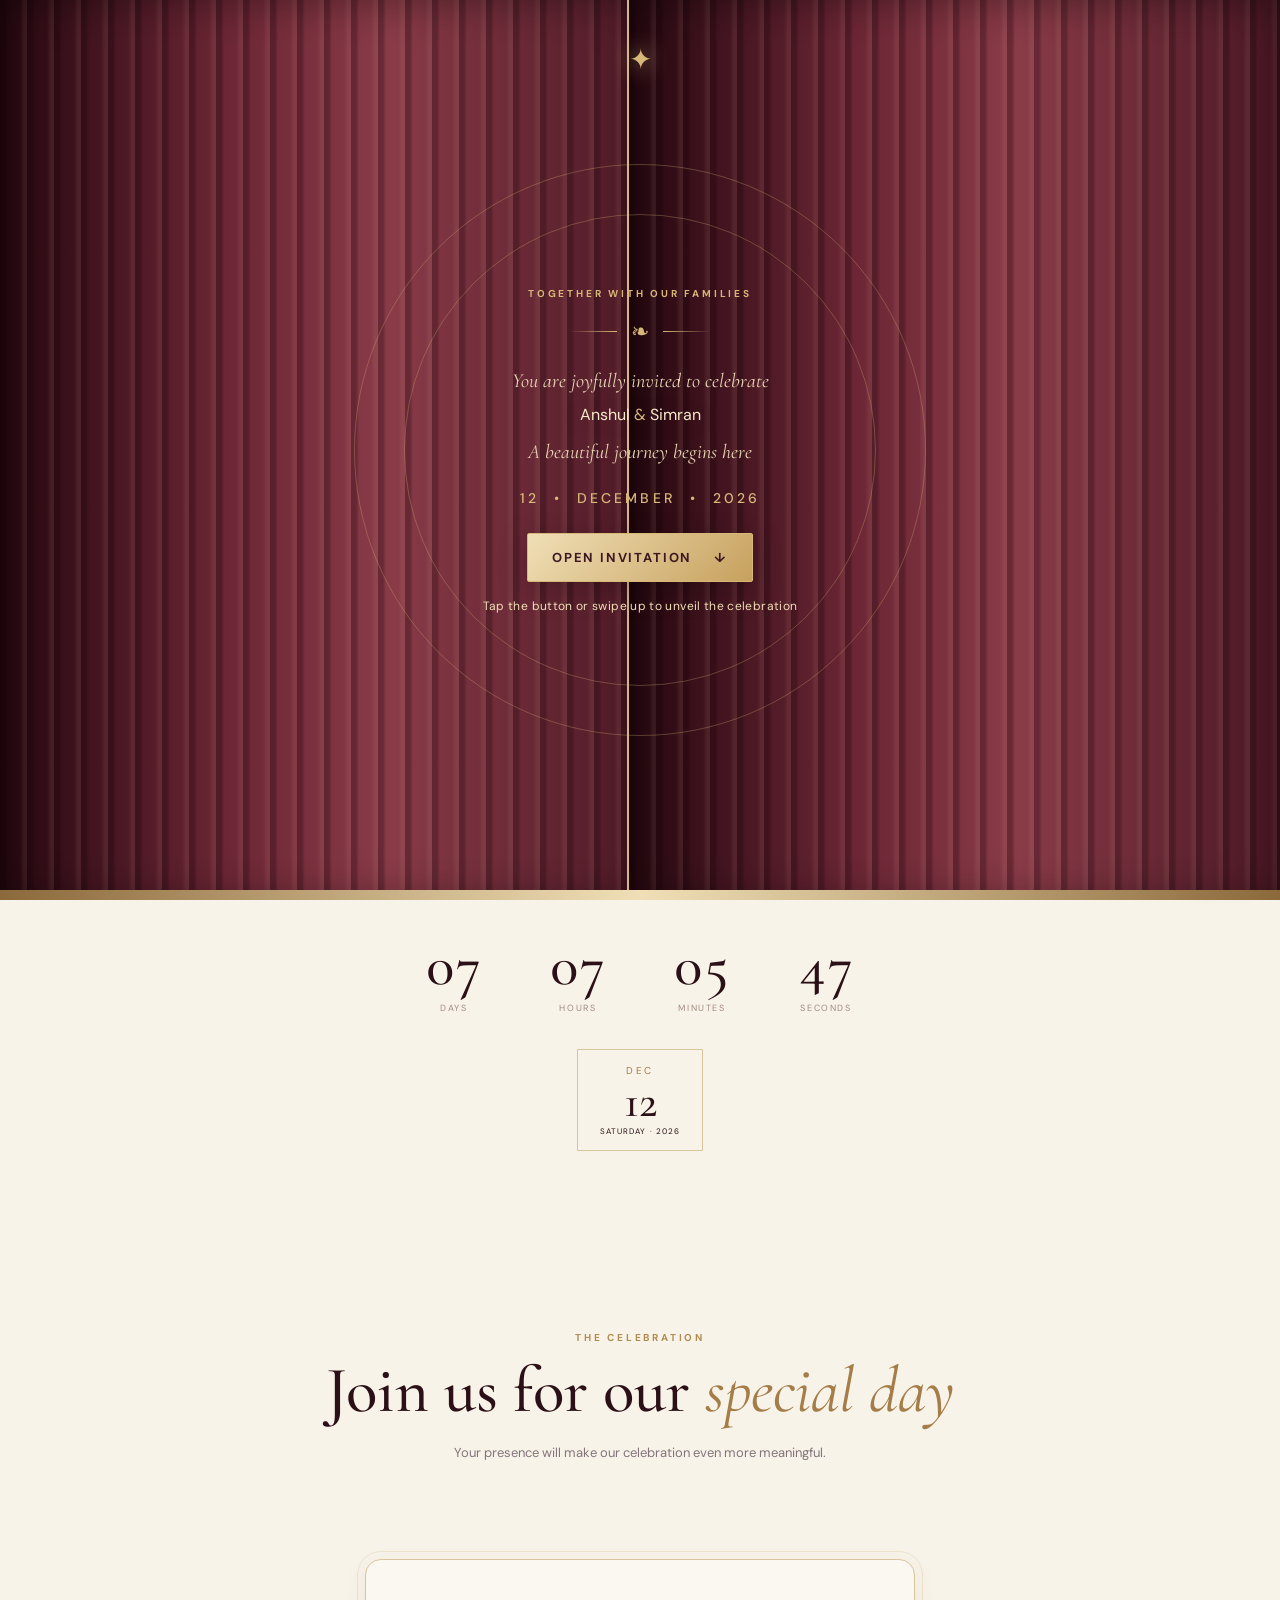
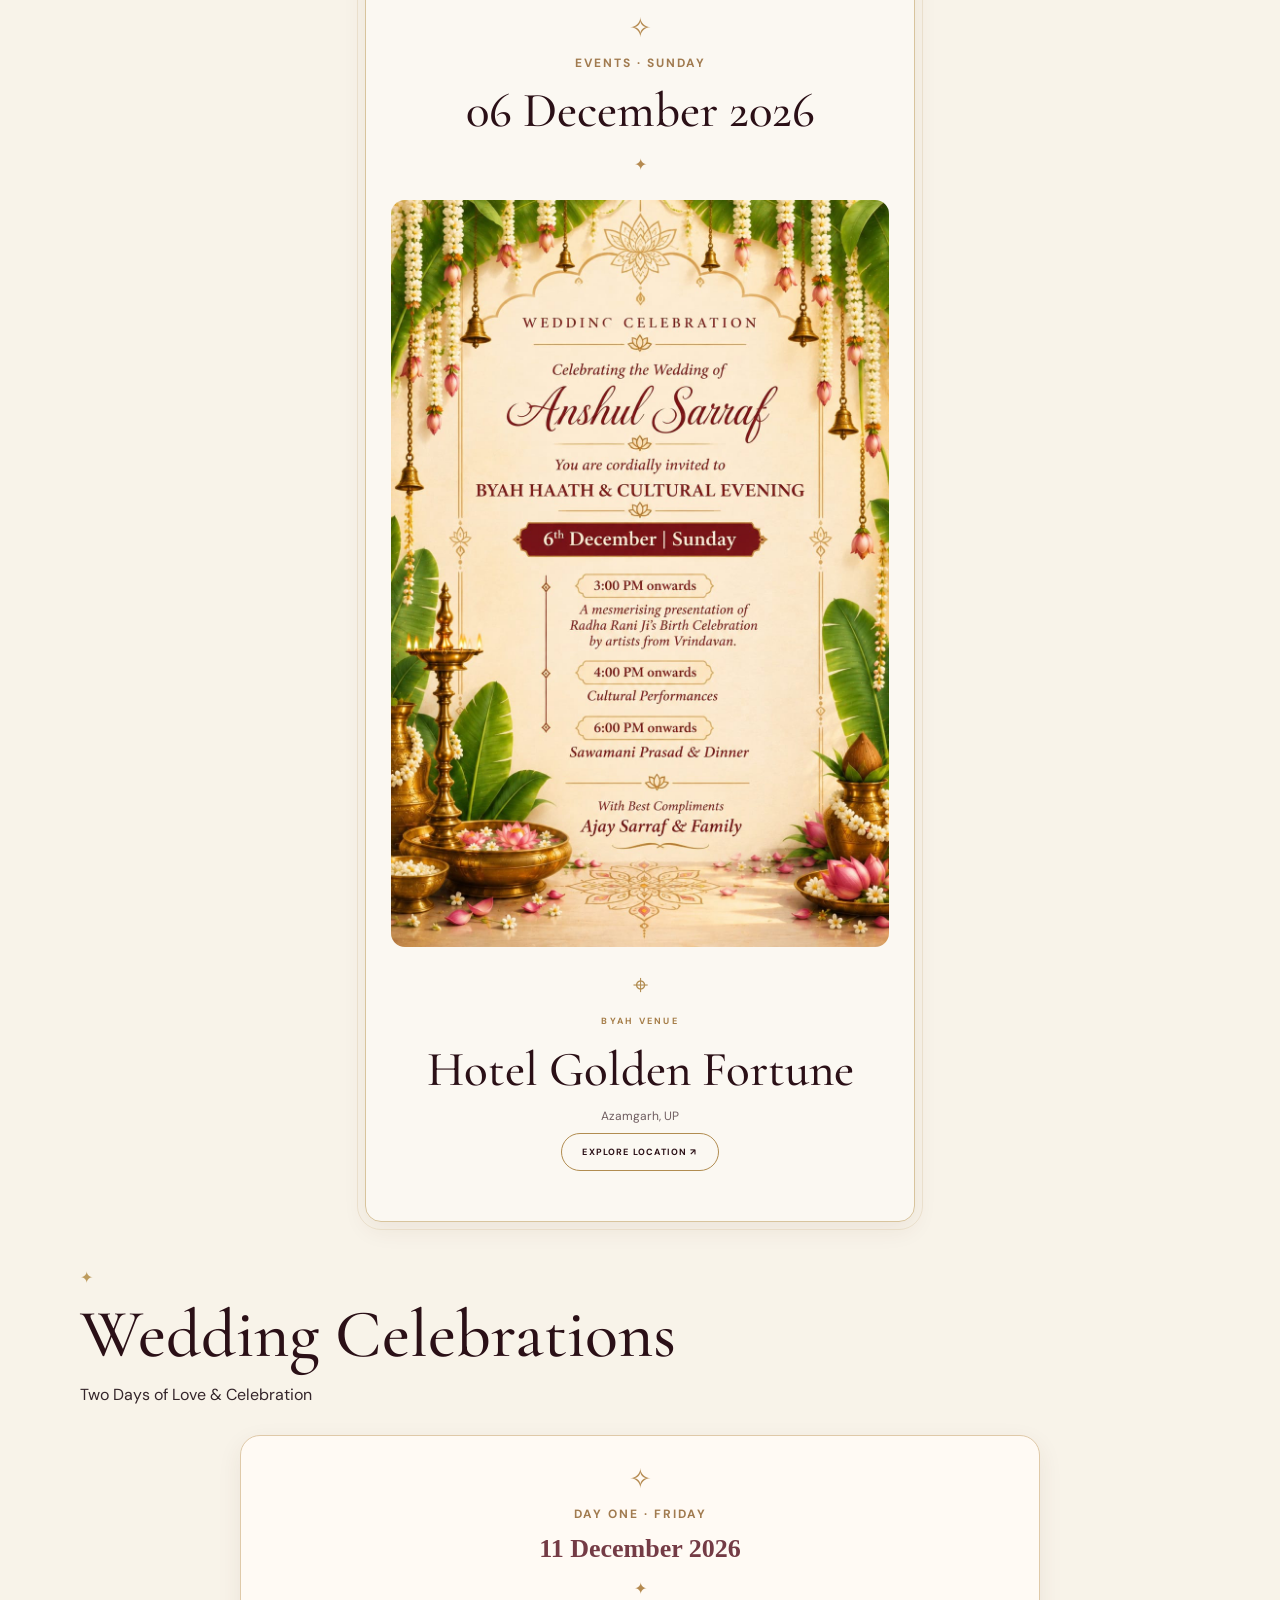
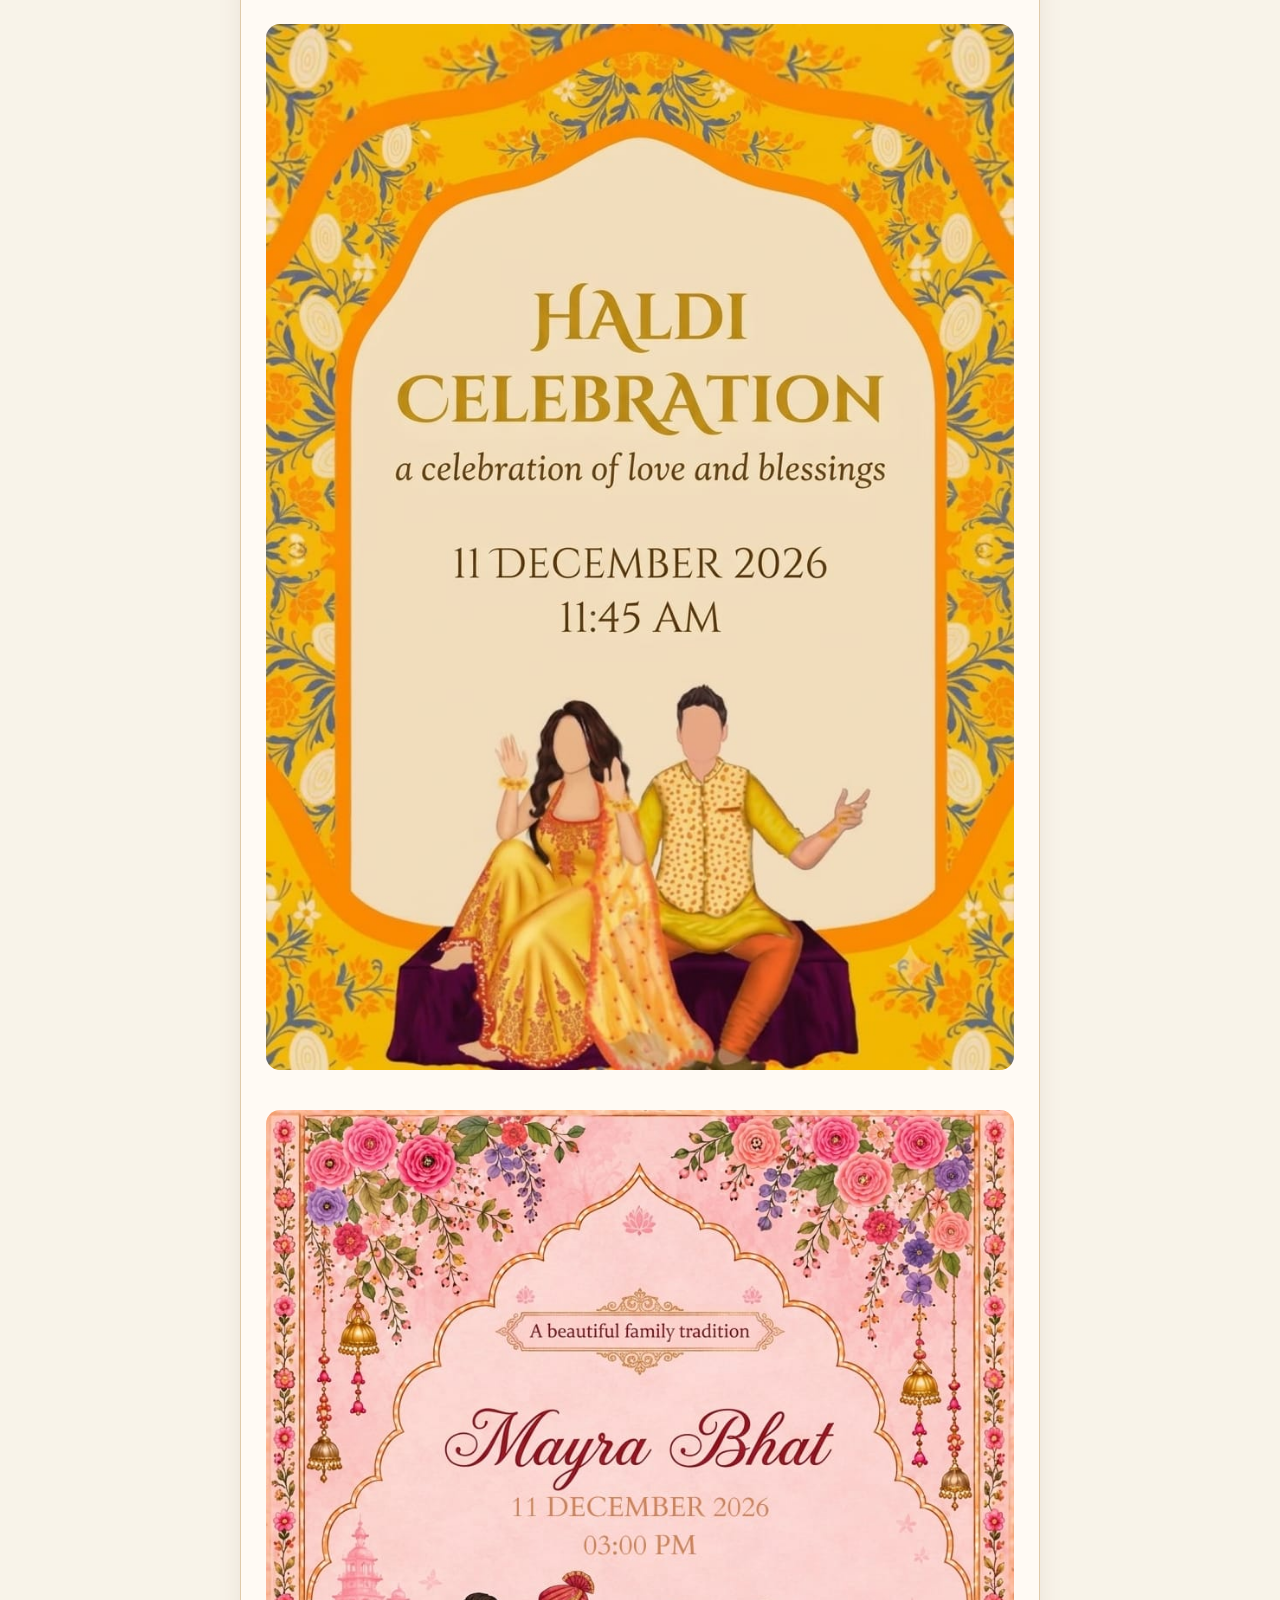
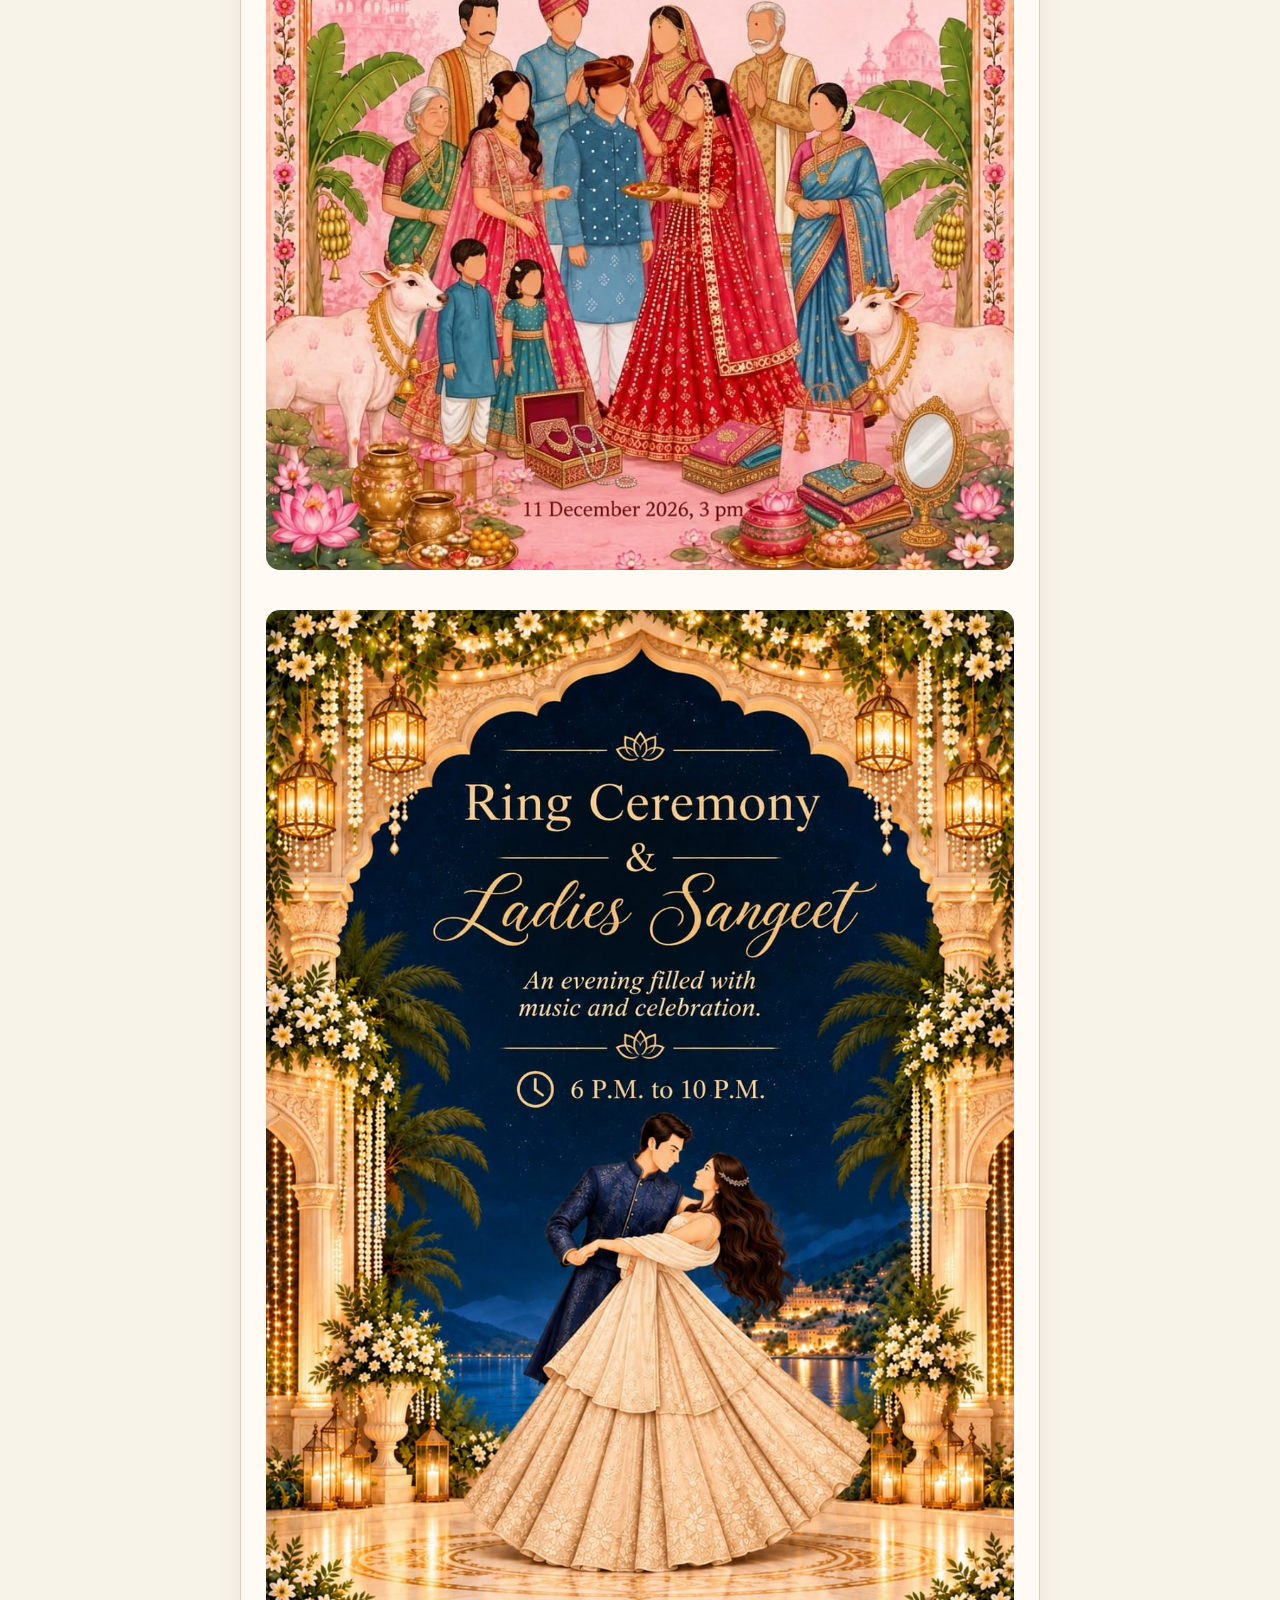
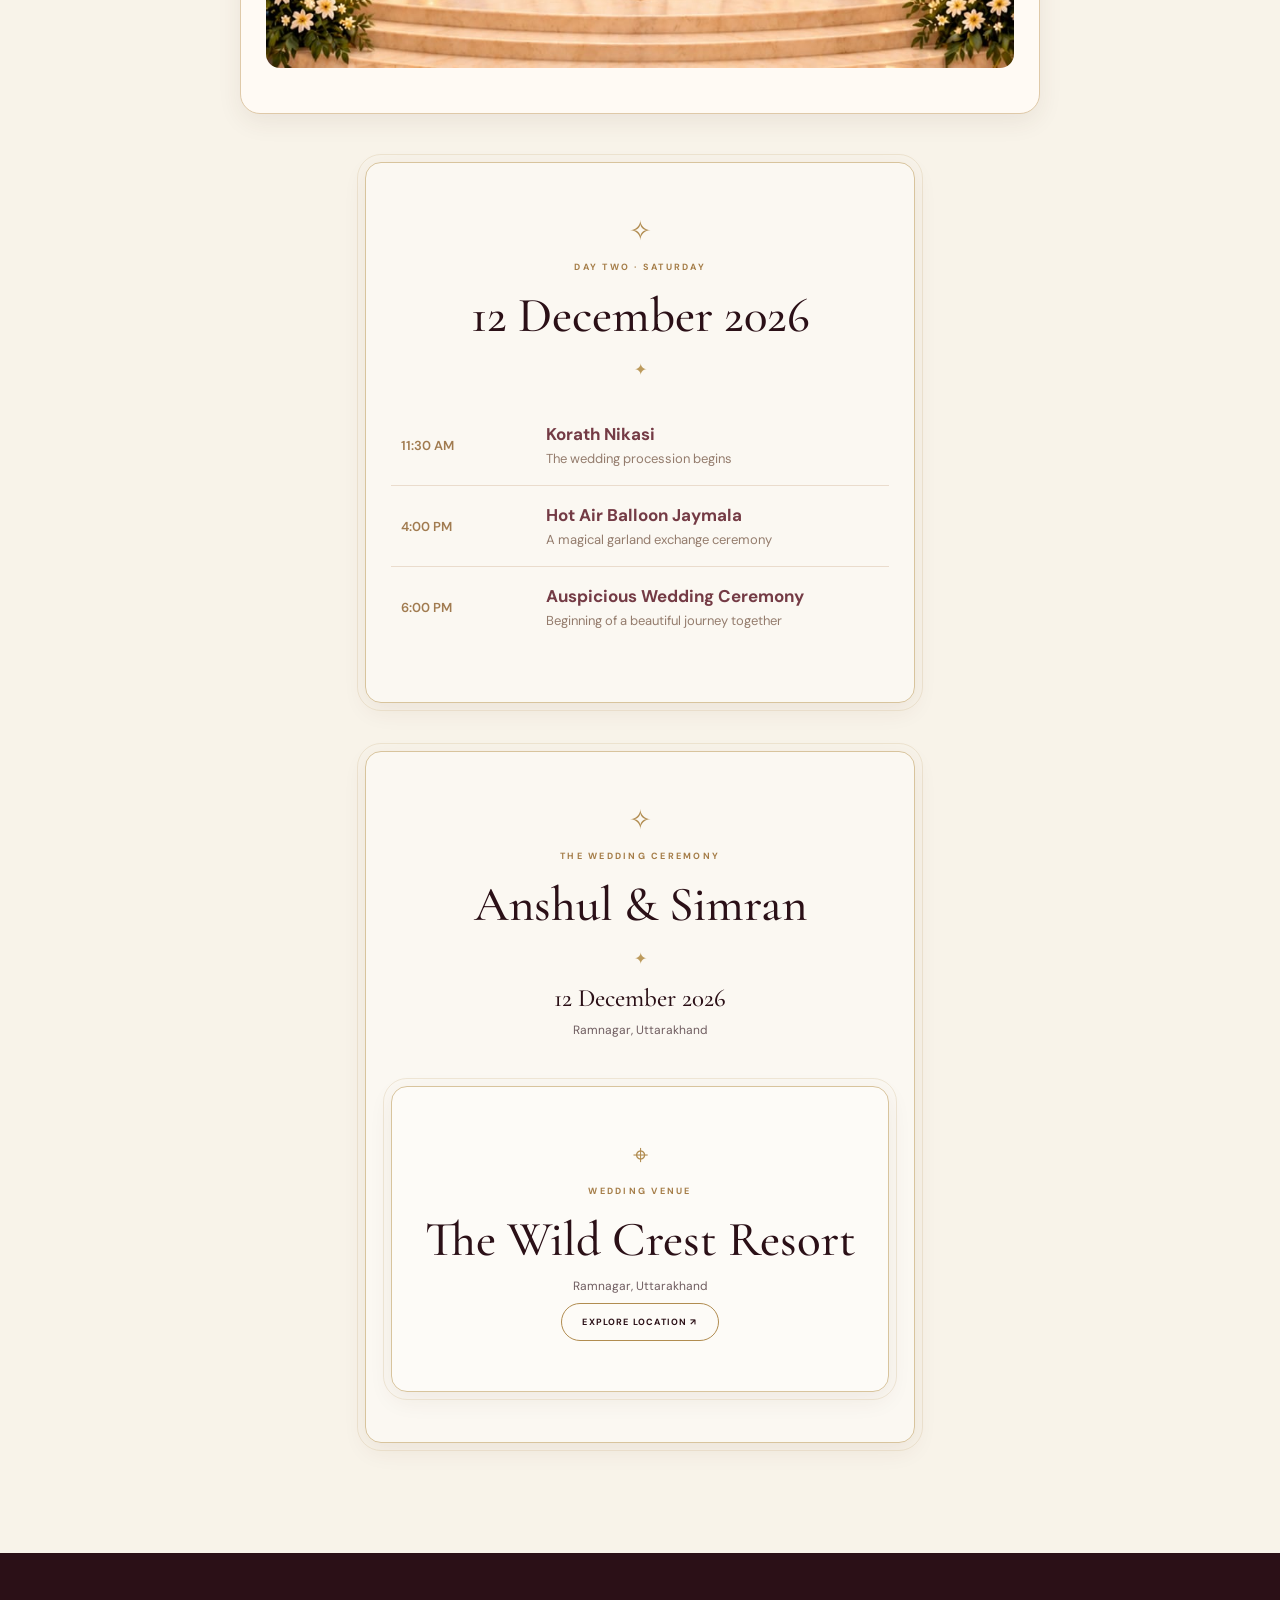
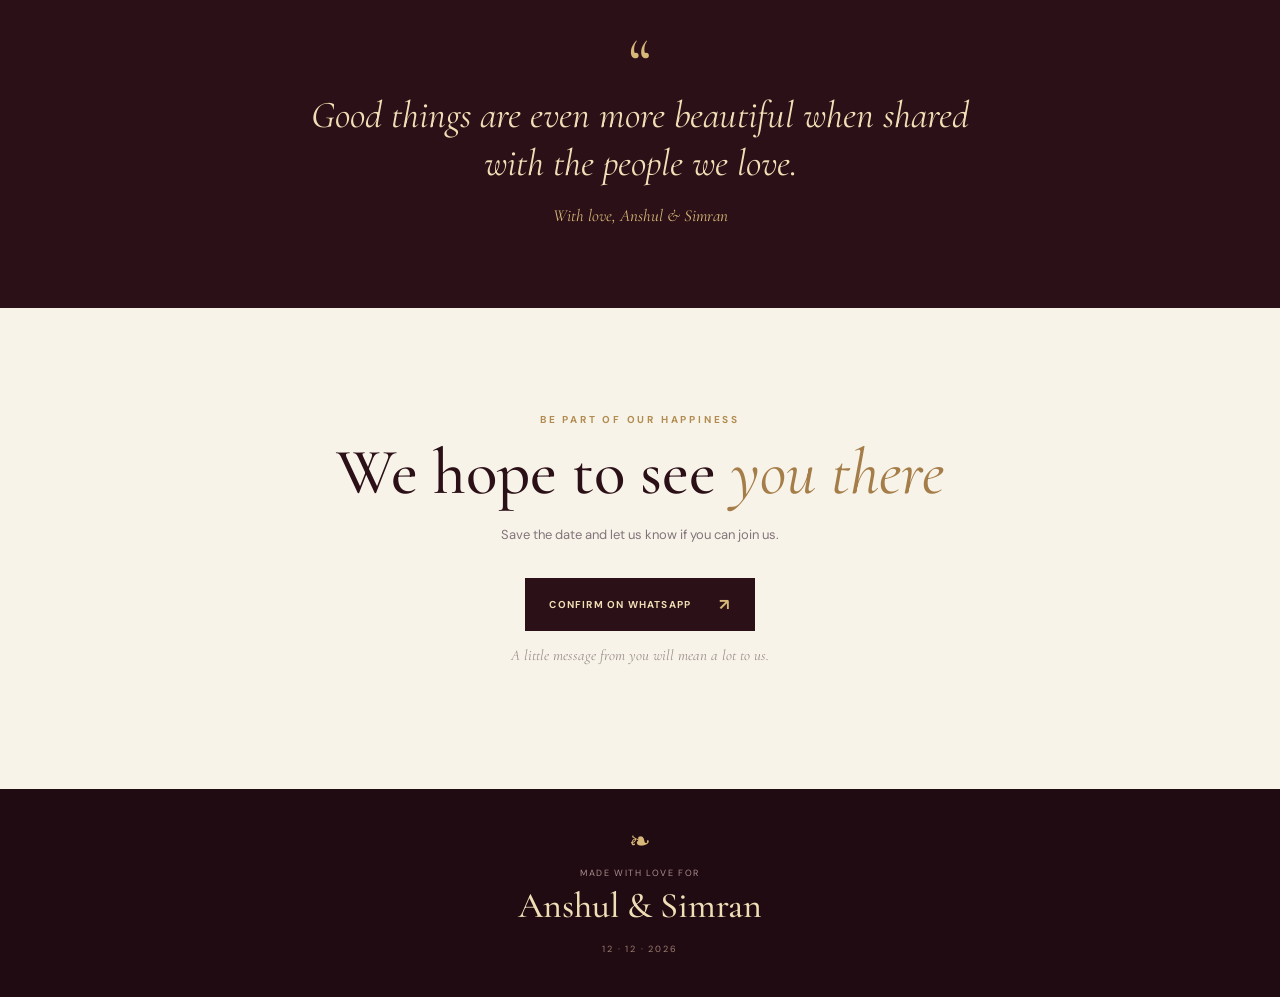
<file: index.html>
<!DOCTYPE html>
<html lang="en">
<head>
  <meta charset="UTF-8">
  <meta name="viewport" content="width=device-width, initial-scale=1.0">
  <meta name="theme-color" content="#2b1017">
  <title>Anshul &amp; Simran | Wedding Invitation</title>
  <meta name="description" content="Anshul & Simran invite you to celebrate their wedding on 12 December 2026 in Ramnagar.">
  <meta property="og:type" content="website">
  <meta property="og:title" content="Anshul &amp; Simran | Wedding Invitation 💍">
  <meta property="og:description" content="A beautiful journey begins here. Join us on 12 December 2026 in Ramnagar.">
<meta property="og:image" content="https://weddinganshul1.netlify.app/image/anshul_wedding.jpeg">
<meta property="og:url" content="https://weddinganshul1.netlify.app/">
  <meta property="og:image:width" content="1200">
  <meta property="og:image:height" content="630">
  <meta name="twitter:card" content="summary_large_image">
  <link rel="preconnect" href="https://fonts.googleapis.com">
  <link rel="preconnect" href="https://fonts.gstatic.com" crossorigin>
  <link href="https://fonts.googleapis.com/css2?family=Cormorant+Garamond:wght@400;500;600;700&family=DM+Sans:wght@400;500;600;700&display=swap" rel="stylesheet">
  <link rel="stylesheet" href="style.css">
  <!-- Marks the page as JavaScript-enabled before first paint, so the opening animation never flashes. -->
  <script>document.documentElement.classList.add("js");</script>
  <!-- Without JavaScript the curtain cannot open, so hide it and show the invitation directly. -->
  <noscript><style>.opening-screen { display: none !important; } body.locked { overflow: auto; height: auto; touch-action: auto; }</style></noscript>
</head>
<body>
  <div class="petal-layer" aria-hidden="true"></div>

 

     <!-- Opening curtain (sits outside <main> so the page behind it can be made inert until it opens) -->
  <section class="opening-screen" role="dialog" aria-modal="true" aria-labelledby="opening-title">
    <div class="curtain curtain-left"></div>
    <div class="curtain curtain-right"></div>
    <div class="opening-ornament" aria-hidden="true">✦</div>
    <div class="invitation-content">
      <p class="eyebrow">Together with our families</p>
      <div class="ornament-line" aria-hidden="true"><span></span> ❧ <span></span></div>
      <p class="invite-kicker">You are joyfully invited to celebrate</p>
      <p class="couple-names" id="opening-title">Anshul <span>&amp;</span> Simran</p>
      <p class="opening-subtitle">A beautiful journey begins here</p>
      <p class="opening-date">12 <i>•</i> December <i>•</i> 2026</p>
      <button class="open-button" id="openButton" type="button">
        <span>Open Invitation</span><span aria-hidden="true">↓</span>
      </button>
      <p class="swipe-hint">Tap the button or swipe up to unveil the celebration</p>
    </div>
    <div class="curtain-bottom" aria-hidden="true"></div>
  </section>
 <main>
    <section class="hero section-shell" id="home">
      <div class="hero-frame">
        <div class="hero-copy">
          <p class="eyebrow">The beginning of forever</p>
          <h2>Two hearts.<br><em>One beautiful story.</em></h2>
          <p class="hero-description">With the love and blessings of our families, we invite you to be part of our special day.</p>
          <a class="text-link" href="#celebration">Explore the invitation <span>↘</span></a>
        </div>
<div class="hero-art">
   

    <img
        src="image/anshul_wedding.jpeg"
        alt="Wedding invitation artwork"
        class="wedding-image"
        onerror="this.classList.add('image-missing'); this.alt='Add your wedding artwork at image/anshul_wedding.png';"
    >

    <span class="image-note">A day to remember</span>
</div>
      </div>
      <div class="scroll-cue" aria-hidden="true"><span></span> SCROLL TO DISCOVER</div>
    </section>

    <section class="countdown-section section-shell" id="celebration">
      <p class="eyebrow">Save the date</p>
      <h2>Counting down to <em>forever</em></h2>
      <p class="section-intro">We cannot wait to celebrate this beautiful moment with you.</p>
      <div class="countdown" id="countdown" aria-label="Countdown to the wedding">
        <div><strong id="days">---</strong><span>Days</span></div>
        <div><strong id="hours">--</strong><span>Hours</span></div>
        <div><strong id="minutes">--</strong><span>Minutes</span></div>
        <div><strong id="seconds">--</strong><span>Seconds</span></div>
      </div>
      <div class="date-card">
        <span class="date-month">DEC</span>
        <strong>12</strong>
        <span>SATURDAY · 2026</span>
      </div>
    </section>

    <section class="details-section section-shell">
      <div class="section-heading">
        <p class="eyebrow">The celebration</p>
        <h2>Join us for our <em>special day</em></h2>
        <p class="section-intro">Your presence will make our celebration even more meaningful.</p>
      </div>


<section class="wedding-itinerary">



    <!-- Venue Card -->
    <div class="event-card venue-card">
          <div class="day-one-heading">
        <div class="event-icon">✧</div>
        <p class="event-label">events · SUNDAY</p>
        <h3> 06 December 2026</h3>
        <div class="event-divider">✦</div>
    </div>

          <!-- Byaah Image -->
    <div class="day-event">
        <img src="image/byaah.jpeg" alt="Byaah Ceremony">
    </div>

        <div class="event-icon">⌖</div>
        <p class="event-label">Byah Venue</p>
        <h3>Hotel Golden Fortune</h3>
        <p class="event-location">Azamgarh, UP</p>

        <a
            class="outline-button"
            href="https://share.google/KkoN1jgpwg3z9IaY7"
            target="_blank"
            rel="noopener">
            Explore Location ↗
        </a>

    </div>

</section>

        <div class="event-divider">✦</div>
        <h2>Wedding Celebrations</h2>
        <p class="itinerary-subtitle">Two Days of Love & Celebration</p>
    </div>


    

<!-- Day 1 - Common Card -->
<div class="day-one-main-card">

    <div class="day-one-heading">
        <div class="event-icon">✧</div>
        <p class="event-label">Day One · Friday</p>
        <h3>11 December 2026</h3>
        <div class="event-divider">✦</div>
    </div>

    <div class="day-one-events">

        <div class="day-event">
            <img src="image/haldi.jpeg" alt="Haldi Ceremony">
        </div>

        <div class="day-event">
            <img src="image/mayra.jpeg" alt="Mayra Bhat">
        </div>

        <div class="day-event">
            <img src="image/22.jpeg" alt="Ring Ceremony and Ladies Sangeet">
        </div>

    </div>

</div>



    <!-- Day 2 -->
     
    <div class="event-card">
        <div class="event-icon">✧</div>
        <p class="event-label">Day Two · Saturday</p>
        <h3>12 December 2026</h3>
        <div class="event-divider">✦</div>

        <div class="event-schedule">

            <div class="schedule-item">
                <span class="schedule-time">11:30 AM</span>
                <div class="schedule-info">
                    <h4>Korath Nikasi</h4>
                    <p>The wedding procession begins</p>
                </div>
            </div>

            <div class="schedule-item">
                <span class="schedule-time">4:00 PM</span>
                <div class="schedule-info">
                    <h4>Hot Air Balloon Jaymala</h4>
                    <p>A magical garland exchange ceremony</p>
                </div>
            </div>

            <div class="schedule-item">
                <span class="schedule-time">6:00 PM</span>
                <div class="schedule-info">
                    <h4>Auspicious Wedding Ceremony</h4>
                    <p>Beginning of a beautiful journey together</p>
                </div>
            </div>

        </div>
    </div>
<div class="event-card">
        <div class="event-icon" aria-hidden="true">✧</div>
        <p class="event-label">The Wedding Ceremony</p>
        <h3>Anshul <span>&amp;</span> Simran</h3>
        <div class="event-divider">✦</div>
        <p class="event-date">12 December 2026</p>
        <p class="event-location">Ramnagar, Uttarakhand</p>
         <!-- Venue -->
    <div class="event-card venue-card">
        <div class="event-icon">⌖</div>
        <p class="event-label">Wedding Venue</p>
        <h3>The Wild Crest Resort</h3>
        <p class="event-location">Ramnagar, Uttarakhand</p>

        <a
            class="outline-button"
            href="https://www.google.com/maps/search/?api=1&query=The%20Wild%20Crest%20Resort"
            target="_blank"
            rel="noopener">
            Explore Location ↗
        </a>
    </div>
        
      </div>
   

</section>





      
    </section>

    <section class="message-section">
      <div class="message-inner">
        <span class="quote-mark">“</span>
        <p>Good things are even more beautiful when shared with the people we love.</p>
        <span class="message-flourish">With love, Anshul &amp; Simran</span>
      </div>
    </section>

    <section class="rsvp-section section-shell">
      <p class="eyebrow">Be part of our happiness</p>
      <h2>We hope to see <em>you there</em></h2>
      <p class="section-intro">Save the date and let us know if you can join us.</p>
      <a class="rsvp-button" id="rsvpButton" href="#" target="_blank" rel="noopener">
        Confirm on WhatsApp <span>↗</span>
      </a>
      <p class="rsvp-note">A little message from you will mean a lot to us.</p>
    </section>
  </main>

  <footer class="site-footer">
    <div class="footer-ornament">❧</div>
    <p>Made with love for</p>
    <strong>Anshul <span>&amp;</span> Simran</strong>
    <small>12 · 12 · 2026</small>
  </footer>

  <div class="music-control" id="musicControl">
    <audio id="weddingMusic" loop preload="none">
      <source src="audio/wedding-music.mp3" type="audio/mpeg">
    </audio>
    <button id="musicButton" type="button" aria-label="Play background music" title="Play background music">
      <span class="music-icon">♫</span><span class="music-label">Music off</span>
    </button>
  </div>

  <script src="script.js"></script>
</body>
</html>
</file>
<file: style.css>
/* -------------------------------------------------------
   ROYAL WEDDING INVITATION
   Palette: deep burgundy, warm ivory and champagne gold
-------------------------------------------------------- */
:root {
  --wine: #2b1017;
  --wine-light: #4a1c28;
  --wine-mid: #6d3540;
  --gold: #d7b878;
  --gold-light: #f0dfb6;
  --ivory: #f8f3e9;
  --ink: #34252a;
  --muted: #82747a;
  --serif: "Cormorant Garamond", Georgia, serif;
  --sans: "DM Sans", Arial, sans-serif;
}
* { box-sizing: border-box; }
html { scroll-behavior: smooth; }
body { margin: 0; background: var(--ivory); color: var(--ink); font-family: var(--sans); }
body.locked { overflow: hidden; }
button, a { -webkit-tap-highlight-color: transparent; }
a { color: inherit; }
.section-shell { width: min(1120px, calc(100% - 44px)); margin: 0 auto; }
.eyebrow { margin: 0 0 15px; color: #b18c50; font-size: 10px; font-weight: 700; letter-spacing: .28em; text-transform: uppercase; }
h2 { margin: 0; font: 500 clamp(40px, 6vw, 68px)/.98 var(--serif); color: var(--wine); }
h2 em { color: #a57d48; font-weight: 400; }
.section-intro { max-width: 520px; margin: 18px auto 0; color: var(--muted); font-size: 13px; line-height: 1.9; }

/* HERO CONTENT REVEAL */
.hero-copy > *,
.hero-art .wedding-image,
.hero-art .image-note {
    opacity: 0;
    transform: translateY(30px);
    transition:
        opacity 0.9s ease,
        transform 0.9s cubic-bezier(0.22, 1, 0.36, 1);
}

/* Image gets a gentle zoom */
.hero-art .wedding-image {
    transform: translateY(20px) scale(0.96);
}

/* Reveal */
.hero-frame.hero-content-revealed .hero-copy > *,
.hero-frame.hero-content-revealed .hero-art .image-note {
    opacity: 1;
    transform: translateY(0);
}

.hero-frame.hero-content-revealed .hero-art .wedding-image {
    opacity: 1;
    transform: translateY(0) scale(1);
}

/* Staggered timing */
.hero-frame.hero-content-revealed .eyebrow {
    transition-delay: 0.1s;
}

.hero-frame.hero-content-revealed h2 {
    transition-delay: 0.3s;
}

.hero-frame.hero-content-revealed .hero-description {
    transition-delay: 0.5s;
}

.hero-frame.hero-content-revealed .text-link {
    transition-delay: 0.7s;
}

.hero-frame.hero-content-revealed .wedding-image {
    transition-delay: 0.3s;
}

.hero-frame.hero-content-revealed .image-note {
    transition-delay: 0.8s;
}

/* MOBILE SCROLL REVEAL */
@media (max-width: 768px) {

    .day-one-main-card,
    .event-card,
    .venue-card,
    .day-event,
    .schedule-item {
        opacity: 0;
        transform: translateY(35px);
        transition:
            opacity 0.8s ease,
            transform 0.8s cubic-bezier(0.2, 0.7, 0.3, 1);
    }

    /* When element enters screen */
    .scroll-show {
        opacity: 1;
        transform: translateY(0);
    }

    /* Slight stagger for Day One images */
    .day-one-events .day-event:nth-child(1) {
        transition-delay: 0.1s;
    }

    .day-one-events .day-event:nth-child(2) {
        transition-delay: 0.2s;
    }

    .day-one-events .day-event:nth-child(3) {
        transition-delay: 0.3s;
    }
}

/* Accessibility */
@media (prefers-reduced-motion: reduce) {
    .day-one-main-card,
    .event-card,
    .venue-card,
    .day-event,
    .schedule-item {
        opacity: 1;
        transform: none;
        transition: none;
    }
}




/* Wedding Itinerary */
.wedding-itinerary {
    width: 100%;
    max-width: 850px;
    margin: 30px auto;
    padding: 15px;
    box-sizing: border-box;
}

/* Full-size Images */
.day-event {
    width: 100%;
    margin: 0 auto 20px;
    overflow: hidden;
    border-radius: 14px;
}

.day-event img {
    display: block;
    width: 100%;
    height: auto;
    max-width: 100%;
    object-fit: contain;
}

/* Mobile Responsive */
@media (max-width: 600px) {
    .wedding-itinerary {
        margin: 15px auto;
        padding: 10px;
    }

    .day-event {
        margin-bottom: 15px;
        border-radius: 10px;
    }
}

/* Event cards */
.event-card {
    background: #fffaf4;
    border: 1px solid #dfc9a8;
    border-radius: 16px;
    padding: 30px;
    margin: 25px auto;
    text-align: center;
    box-shadow: 0 8px 25px rgba(80, 45, 35, 0.07);
}

.event-icon {
    color: #b58a50;
    font-size: 28px;
}

.event-label {
    color: #a17b50;
    text-transform: uppercase;
    letter-spacing: 2px;
    font-size: 12px;
    margin: 10px 0;
}

.day-one-card h3 {
    color: #f0ce91;
    font-family: Georgia, serif;
    font-size: 26px;
    margin: 12px 0;
}

.event-divider {
    color: #b58a50;
    margin: 18px 0;
}

/* Ceremony schedule */
.event-schedule {
    max-width: 520px;
    margin: 25px auto 5px;
    text-align: left;
}

.schedule-item {
    display: flex;
    align-items: center;
    gap: 20px;
    padding: 18px 10px;
    border-bottom: 1px solid #eadccd;
}

.schedule-item:last-child {
    border-bottom: none;
}

.schedule-time {
    min-width: 125px;
    color: #a17b50;
    font-size: 13px;
    font-weight: 600;
}

.schedule-info h4 {
    color: #743b45;
    font-size: 17px;
    margin: 0 0 5px;
}

.schedule-info p {
    color: #947c6d;
    font-size: 13px;
    margin: 0;
}

.venue-card {
    background: #f8f0e7;
}

.event-location {
    color: #8c7162;
    margin: 12px 0 22px;
}

.outline-button {
    display: inline-block;
    color: #743b45;
    border: 1px solid #b58a50;
    padding: 12px 25px;
    border-radius: 30px;
    text-decoration: none;
    font-size: 13px;
    transition: all 0.3s ease;
}

.outline-button:hover {
    background: #743b45;
    border-color: #743b45;
    color: white;
}

/* Common Day One Card */
.day-one-main-card {
    max-width: 800px;
    margin: 30px auto;
    padding: 25px;
    background: #fffaf4;
    border: 1px solid #dfc9a8;
    border-radius: 20px;
    box-shadow: 0 8px 25px rgba(80, 45, 35, 0.08);
    text-align: center;
}

/* Heading */
.day-one-heading {
    margin-bottom: 25px;
}

.day-one-heading .event-icon,
.day-one-heading .event-divider {
    color: #b58a50;
}

.day-one-heading .event-label {
    color: #a17b50;
    text-transform: uppercase;
    letter-spacing: 2px;
    font-size: 12px;
    margin: 10px 0;
}

.day-one-heading h3 {
    color: #743b45;
    font-family: Georgia, serif;
    font-size: 26px;
    margin: 12px 0;
}

/* Images */
.day-one-events {
    display: flex;
    flex-direction: column;
    gap: 20px;
}

.day-event {
    width: 100%;
    overflow: hidden;
    border-radius: 14px;
}

.day-event img {
    display: block;
    width: 100%;
    height: auto;
    object-fit: contain;
}

/* Mobile */
@media (max-width: 600px) {
    .day-one-main-card {
        margin: 20px 10px;
        padding: 15px;
    }

    .day-one-heading h3 {
        font-size: 22px;
    }

    .day-one-events {
        gap: 15px;
    }
}


/* -------------------------------------------------------
   OPENING CURTAIN
-------------------------------------------------------- */

.opening-screen {
    position: fixed;
    inset: 0;
    z-index: 20;
    display: grid;
    place-items: center;
    min-height: 100vh;
    min-height: 100svh;
    overflow: hidden;
    background: var(--wine);
}

/* Decorative circular borders */
.opening-screen::before,
.opening-screen::after {
    content: "";
    position: absolute;
    z-index: 3;
    top: 50%;
    left: 50%;
    width: min(78vw, 570px);
    aspect-ratio: 1;
    border: 1px solid rgba(215, 184, 120, .3);
    border-radius: 50%;
    transform: translate(-50%, -50%);
    pointer-events: none;
    transition: opacity 1.5s ease;
}

.opening-screen::after {
    width: min(65vw, 470px);
}

/* Top ornament */
.opening-ornament {
    position: absolute;
    z-index: 4;
    top: max(4.5%, env(safe-area-inset-top));
    left: 0;
    right: 0;
    display: flex;
    justify-content: center;
    color: var(--gold);
    font-size: 28px;
    text-shadow: 0 0 22px #e6c98c;
    transition: opacity 1.5s ease;
}

/* Invitation content */
.invitation-content {
    position: relative;
    z-index: 5;
    width: min(90%, 650px);
    padding: 30px 15px;
    text-align: center;
    animation: riseIn 1.2s ease both;
    transition:
        opacity 2.8s ease-in-out,
        transform 2.8s var(--ease);
}

.invitation-content .eyebrow {
    color: var(--gold);
}

.ornament-line {
    display: flex;
    align-items: center;
    justify-content: center;
    gap: 14px;
    margin: 17px 0 20px;
    color: var(--gold);
    font-size: 22px;
}

.ornament-line span {
    width: 48px;
    height: 1px;
    background: linear-gradient(90deg, transparent, var(--gold));
}

.ornament-line span:last-child {
    transform: rotate(180deg);
}

.invite-kicker {
    margin: 0;
    color: #ead8b6;
    font: italic 400 20px/1.5 var(--serif);
}

.couple-names {
    margin: 8px 0 4px;
    color: #f7e9c9;
    font: 400 clamp(48px, 13vw, 108px)/1.15 var(--script);
    text-shadow: 0 4px 28px rgba(0, 0, 0, .25);
}

.couple-names span {
    color: var(--gold);
}

.opening-subtitle {
    margin: 12px 0 22px;
    color: #e8d6b2;
    font: italic 400 20px/1.5 var(--serif);
}

.opening-date {
    margin: 0;
    color: var(--gold);
    font-size: 14px;
    font-weight: 500;
    letter-spacing: .22em;
    text-transform: uppercase;
}

.opening-date i {
    padding: 0 8px;
    font-style: normal;
}

/* Open invitation button */
.open-button {
    display: inline-flex;
    align-items: center;
    gap: 22px;
    margin-top: 26px;
    padding: 15px 24px;
    border: 1px solid var(--gold);
    border-radius: 2px;
    background: linear-gradient(135deg, #f0dfb6, #c7a15e);
    color: #3d1821;
    font: 700 13px var(--sans);
    letter-spacing: .14em;
    text-transform: uppercase;
    cursor: pointer;
    box-shadow: 0 8px 30px rgba(0, 0, 0, .22);
    transition: transform .25s, box-shadow .25s;
}

.open-button:hover {
    transform: translateY(-3px);
    box-shadow: 0 12px 35px rgba(215, 184, 120, .25);
}

.open-button:disabled {
    cursor: default;
    transform: none;
}

.swipe-hint {
    margin: 16px 0 0;
    color: var(--gold-light);
    font-size: 12px;
    letter-spacing: .03em;
}

/* Curtains */
.curtain {
    position: absolute;
    z-index: 2;
    top: 0;
    width: 51%;
    height: 100%;
    background:
        repeating-linear-gradient(
            90deg,
            rgba(20, 0, 7, .28) 0 5px,
            transparent 8px 20px,
            rgba(255, 210, 180, .08) 24px 27px
        ),
        linear-gradient(
            90deg,
            #260810,
            #6c2635 35%,
            #8a3b48 60%,
            #4a1724
        );
    box-shadow: inset 0 0 45px rgba(0, 0, 0, .42);
    transition: transform 2.2s cubic-bezier(.77, 0, .18, 1);
    will-change: transform;
}

.curtain-left {
    left: 0;
    transform-origin: left;
    border-right: 2px solid var(--gold);
}

.curtain-right {
    right: 0;
    transform-origin: right;
    border-left: 2px solid var(--gold);
}

/* Bottom gold border */
.curtain-bottom {
    position: absolute;
    z-index: 3;
    bottom: 0;
    width: 100%;
    height: 10px;
    background: linear-gradient(90deg, #8b693a, #f0dfb6, #8b693a);
    transition: opacity 1s ease;
}

/* Curtain opening animation */
.opening-screen.open {
    pointer-events: none;
}

.opening-screen.open .curtain-left {
    transform: translateX(-105%) rotateY(14deg);
}

.opening-screen.open .curtain-right {
    transform: translateX(105%) rotateY(-14deg);
}

.opening-screen.open .invitation-content {
    animation: none;
    opacity: 0;
    transform: translateY(-150px) scale(.96);
}

.opening-screen.open .opening-ornament,
.opening-screen.open::before,
.opening-screen.open::after,
.opening-screen.open .curtain-bottom {
    opacity: 0;
}

@keyframes riseIn {
    from {
        opacity: 0;
        transform: translateY(24px);
    }
    to {
        opacity: 1;
        transform: translateY(0);
    }
}

/* Mobile opening screen */
@media (max-width: 600px) {
    .invitation-content {
        width: 95%;
        padding: 20px 10px;
    }

    .couple-names {
        font-size: clamp(46px, 12vw, 72px);
    }

    .invite-kicker,
    .opening-subtitle {
        font-size: 17px;
    }

    .opening-date {
        font-size: 11px;
        letter-spacing: .15em;
    }

    .open-button {
        padding: 13px 19px;
        font-size: 11px;
    }

    .swipe-hint {
        font-size: 10px;
    }
}


/* Prevent scrolling while curtains are moving */
body.locked {
    overflow: hidden;
    height: 100vh;
    touch-action: none;
}

/* Keep the opening layer transparent so the hero remains behind it */
.opening-screen {
    position: fixed;
    inset: 0;
    overflow: hidden;
    background-color: transparent;
    background-image:
        radial-gradient(circle, rgba(255, 220, 160, 0.8) 1px, transparent 2px),
        radial-gradient(circle, rgba(255, 220, 160, 0.5) 1px, transparent 2px),
        radial-gradient(circle, rgba(255, 220, 160, 0.6) 2px, transparent 3px);
    background-size: 120px 120px, 180px 180px, 240px 240px;
    background-position: 20px 30px, 80px 100px, 120px 50px;
    animation: floatingParticles 12s linear infinite;
}

/* Keep the original decorative ring; particles now live on the screen itself */
.opening-screen::after {
    inset: auto;
    top: 50%;
    left: 50%;
    width: min(65vw, 470px);
    aspect-ratio: 1;
    border: 1px solid rgba(215, 184, 120, .3);
    border-radius: 50%;
    transform: translate(-50%, -50%);
}

@keyframes floatingParticles {
    from {
        background-position: 20px 30px, 80px 100px, 120px 50px;
    }
    to {
        background-position: 20px -180px, 80px -100px, 120px -250px;
    }
}
.opening-screen::after {
    animation: ringPulse 5s ease-in-out infinite;
}

@keyframes ringPulse {
    0%, 100% {
        opacity: 0.4;
        scale: 1;
    }

    50% {
        opacity: 0.8;
        scale: 1.04;
    }
}

/* Hero */
.hero { padding: 105px 0 55px; }
.hero-frame { display: grid; grid-template-columns: .9fr 1.1fr; align-items: center; gap: 7%; }
.hero-copy { padding: 25px 0; }
.hero-copy h2 { font-size: clamp(48px, 6vw, 76px); }
.hero-description { max-width: 380px; margin: 25px 0; color: var(--muted); font-size: 14px; line-height: 2; }
.text-link { display: inline-flex; gap: 20px; align-items: center; padding-bottom: 8px; border-bottom: 1px solid var(--gold); color: var(--wine); font-size: 11px; font-weight: 700; letter-spacing: .08em; text-decoration: none; text-transform: uppercase; }
.text-link span { color: #a57d48; font-size: 17px; }
/* Wedding artwork */
.hero-art {
    position: relative;
    width: 100%;
    max-width: 480px;
    margin: 30px auto;
    display: flex;
    flex-direction: column;
    align-items: center;
    justify-content: center;
    padding: 15px;
    box-sizing: border-box;
}
.wedding-image {
    position: relative;
    z-index: 1;
    display: block;
    width: 100%;
    max-width: 420px;
    height: auto;
    max-height: 600px;
    object-fit: contain;
    border-radius: 12px;
}

/* Decorative halo */


.image-note {
    position: relative;
    z-index: 2;
    margin-top: 12px;
    font-size: 14px;
    letter-spacing: 2px;
    text-align: center;
}




.wedding-image.image-missing { width: min(72%, 390px); min-height: 390px; padding: 25px; border: 1px dashed #c5a875; background: rgba(255,255,255,.35); color: var(--muted); text-align: center; object-fit: contain; }
.image-note { position: absolute; z-index: 2; right: 0; bottom: 30px; color: #a57d48; font: italic 18px var(--serif); }
.scroll-cue { display: flex; align-items: center; justify-content: center; gap: 12px; margin-top: 55px; color: #a79a9a; font-size: 8px; letter-spacing: .22em; }
.scroll-cue span { width: 34px; height: 1px; background: var(--gold); }

/* Countdown */
.countdown-section { padding: 95px 0 105px; text-align: center; border-top: 1px solid rgba(175,143,91,.22); }
.countdown-section h2, .section-heading h2, .rsvp-section h2 { font-size: clamp(42px, 6vw, 65px); }
.countdown { display: flex; justify-content: center; gap: clamp(12px, 4vw, 50px); margin: 42px auto 35px; }
.countdown div { min-width: 74px; display: grid; gap: 7px; }
.countdown strong { color: var(--wine); font: 500 clamp(37px, 6vw, 58px)/1 var(--serif); font-variant-numeric: tabular-nums; }
.countdown span { color: #a28a82; font-size: 9px; letter-spacing: .18em; text-transform: uppercase; }
.date-card { display: inline-grid; gap: 4px; min-width: 120px; padding: 14px 22px; border: 1px solid #d8c49d; color: var(--wine); }
.date-card .date-month { color: #a57d48; font-size: 10px; letter-spacing: .25em; }
.date-card strong { font: 500 46px/.9 var(--serif); }
.date-card span:last-child { font-size: 8px; letter-spacing: .14em; }

/* Event */
.details-section { padding: 75px 0 110px; }
.section-heading { text-align: center; }
.event-card { position: relative; width: min(100%, 550px); margin: 48px auto 0; padding: 50px 25px; border: 1px solid #d8c49d; outline: 1px solid rgba(216,196,157,.35); outline-offset: 7px; background: rgba(255,255,255,.38); text-align: center; }
.event-icon { color: #b18c50; font-size: 27px; }
.event-label { margin: 13px 0; color: #a57d48; font-size: 9px; font-weight: 700; letter-spacing: .25em; text-transform: uppercase; }
.event-card h3 { margin: 0; color: var(--wine); font: 500 49px var(--serif); }
.event-divider { margin: 14px 0; color: #bd9b5d; }
.event-date { margin: 0; color: var(--wine); font: 500 25px var(--serif); }
.event-location { margin: 9px 0; color: #6f5d60; font-size: 12px; }
.event-note { margin: 18px 0 22px; color: #9a898a; font-size: 11px; }
.outline-button { display: inline-block; padding: 12px 20px; border: 1px solid #b18c50; color: var(--wine); font-size: 9px; font-weight: 700; letter-spacing: .13em; text-decoration: none; text-transform: uppercase; transition: background .2s, color .2s; }
.outline-button:hover { background: var(--wine); color: var(--gold-light); }

/* Quote and RSVP */
.message-section { padding: 82px 22px; background: var(--wine); color: var(--gold-light); text-align: center; }
.message-inner { max-width: 700px; margin: auto; }
.quote-mark { display: block; height: 42px; color: var(--gold); font: 70px/.8 var(--serif); }
.message-inner p { margin: 15px 0 18px; font: italic clamp(25px, 4vw, 38px)/1.25 var(--serif); }
.message-flourish { color: var(--gold); font: italic 17px var(--serif); }
.rsvp-section { padding: 105px 0 110px; text-align: center; }
.rsvp-button { display: inline-flex; align-items: center; gap: 28px; margin-top: 30px; padding: 16px 24px; background: var(--wine); color: var(--gold-light); font-size: 10px; font-weight: 700; letter-spacing: .12em; text-decoration: none; text-transform: uppercase; transition: transform .2s, background .2s; }
.rsvp-button:hover { transform: translateY(-3px); background: #51202c; }
.rsvp-button span { color: var(--gold); font-size: 16px; }
.rsvp-note { margin-top: 15px; color: #9b8c8d; font: italic 15px var(--serif); }
.site-footer { padding: 35px 20px 40px; background: #210b12; color: #d7c4a4; text-align: center; }
.footer-ornament { color: var(--gold); font-size: 26px; }
.site-footer p { margin: 9px 0 0; color: #a98d8c; font-size: 9px; letter-spacing: .18em; text-transform: uppercase; }
.site-footer strong { display: block; margin: 5px 0 9px; color: var(--gold-light); font: 500 36px var(--serif); }
.site-footer small { color: #9d7e70; font-size: 9px; letter-spacing: .2em; }

/* Music */
.music-control { position: fixed; z-index: 10; right: 18px; bottom: 18px; }
.music-control button { display: flex; align-items: center; gap: 9px; padding: 10px 13px; border: 1px solid rgba(215,184,120,.7); border-radius: 30px; background: rgba(43,16,23,.92); color: var(--gold-light); cursor: pointer; box-shadow: 0 5px 18px rgba(0,0,0,.15); }
.music-icon { color: var(--gold); font-size: 17px; }
.music-label { font-size: 9px; letter-spacing: .08em; }

/* Falling petals */
.petal-layer { position: fixed; z-index: 8; inset: 0; overflow: hidden; pointer-events: none; }
.petal { position: absolute; top: -30px; width: 9px; height: 13px; border-radius: 80% 0 80% 0; background: linear-gradient(135deg,#f0c5c5,#b65b6c); opacity: .65; animation: fall linear forwards; }
@keyframes fall { to { transform: translate3d(var(--drift),110vh,0) rotate(560deg); opacity: 0; } }
@keyframes riseIn { from { opacity: 0; transform: translateY(20px); } to { opacity: 1; transform: translateY(0); } }

@media (max-width: 760px) {
  .section-shell { width: min(100% - 34px, 560px); }
  .hero { padding-top: 72px; }
  .hero-frame { grid-template-columns: 1fr; gap: 15px; text-align: center; }
  .hero-copy { padding-bottom: 0; }
  .hero-description { margin: 20px auto; }
  .hero-art { min-height: 390px; }
  .wedding-image { width: min(72%, 310px); max-height: 430px; }
  .image-note { right: 5px; bottom: 15px; }
  .scroll-cue { margin-top: 25px; }
  .countdown-section { padding: 75px 0; }
  .countdown { gap: 10px; }
  .countdown div { min-width: 61px; }
  .countdown span { font-size: 8px; letter-spacing: .1em; }
  .details-section { padding: 65px 0 85px; }
  .event-card { padding: 40px 18px; }
  .rsvp-section { padding: 80px 0; }
}
@media (max-width: 380px) {
  .countdown { gap: 5px; }
  .countdown div { min-width: 55px; }
  .countdown strong { font-size: 35px; }
  .invite-kicker { font-size: 17px; }
  .opening-date { letter-spacing: .15em; }
}
@media (prefers-reduced-motion: reduce) {
  *, *::before, *::after { scroll-behavior: auto !important; animation-duration: .01ms !important; animation-iteration-count: 1 !important; transition-duration: .01ms !important; }
}
</file>
